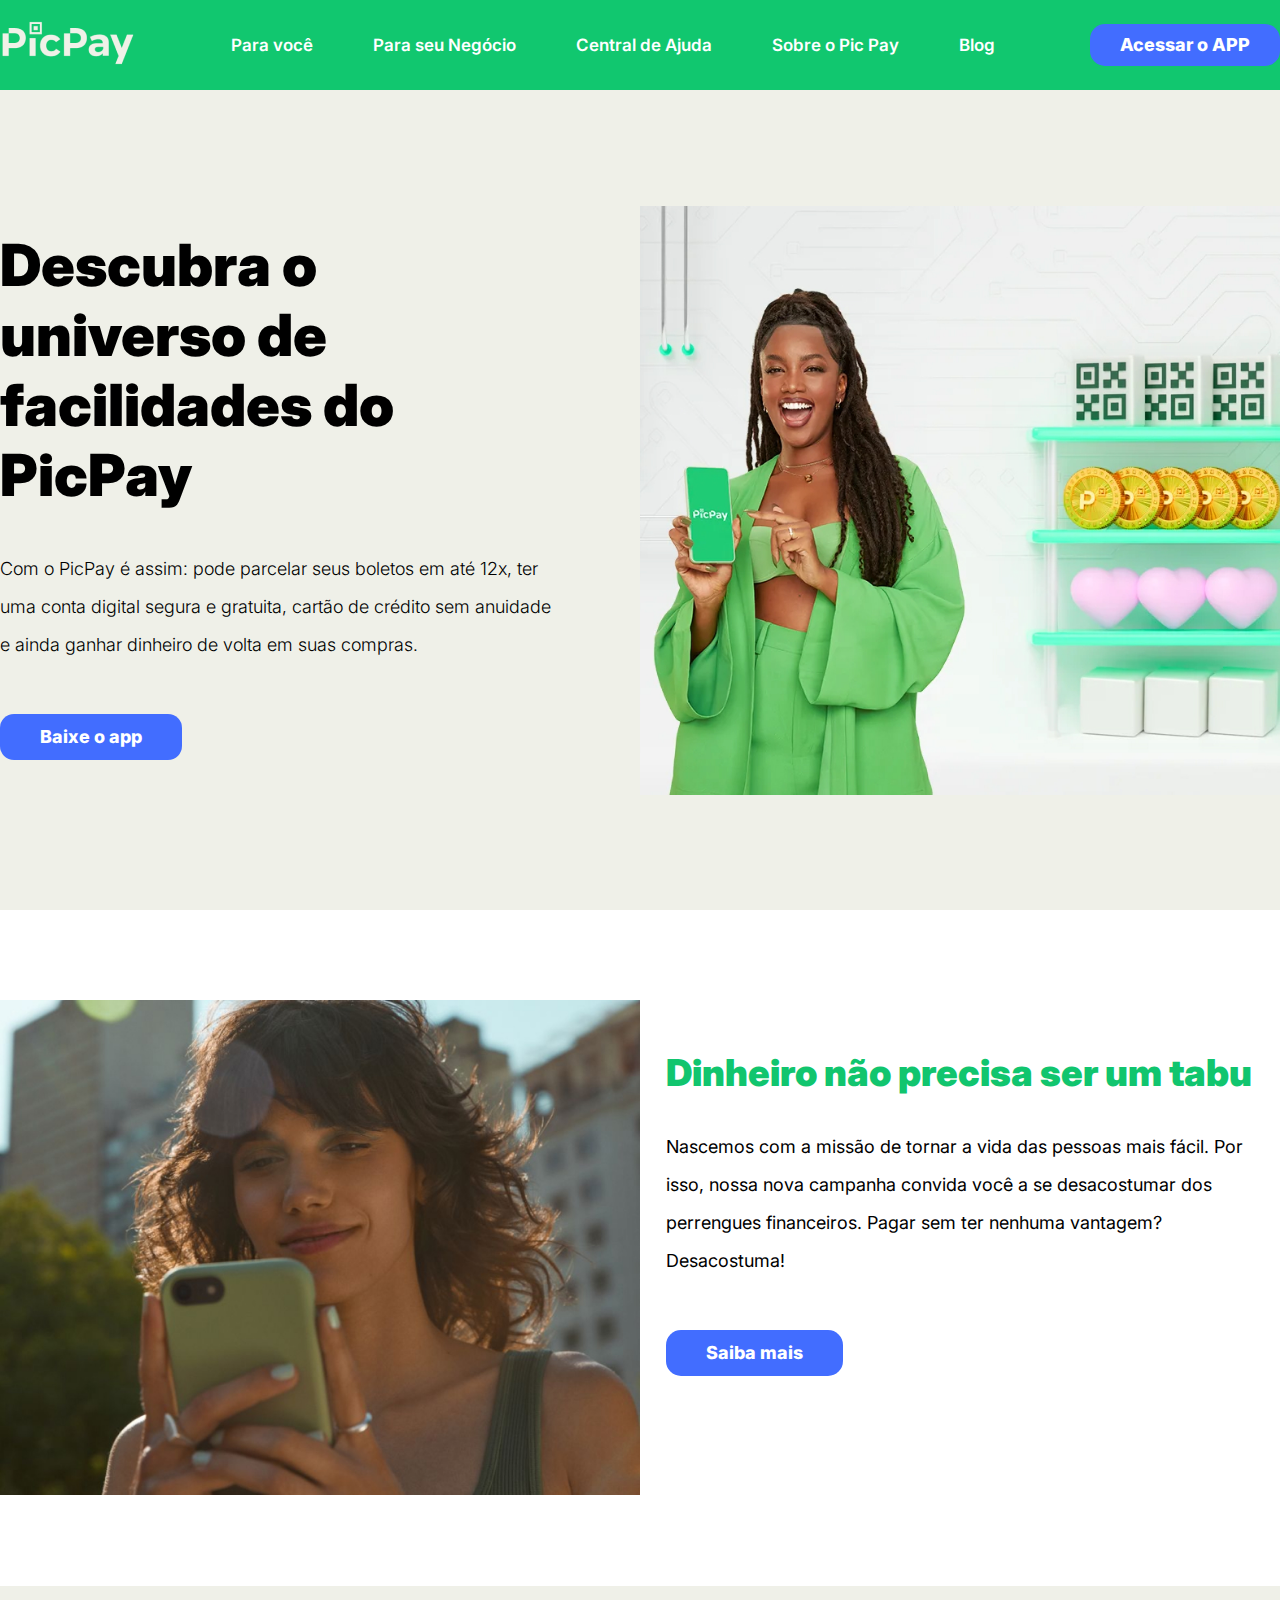
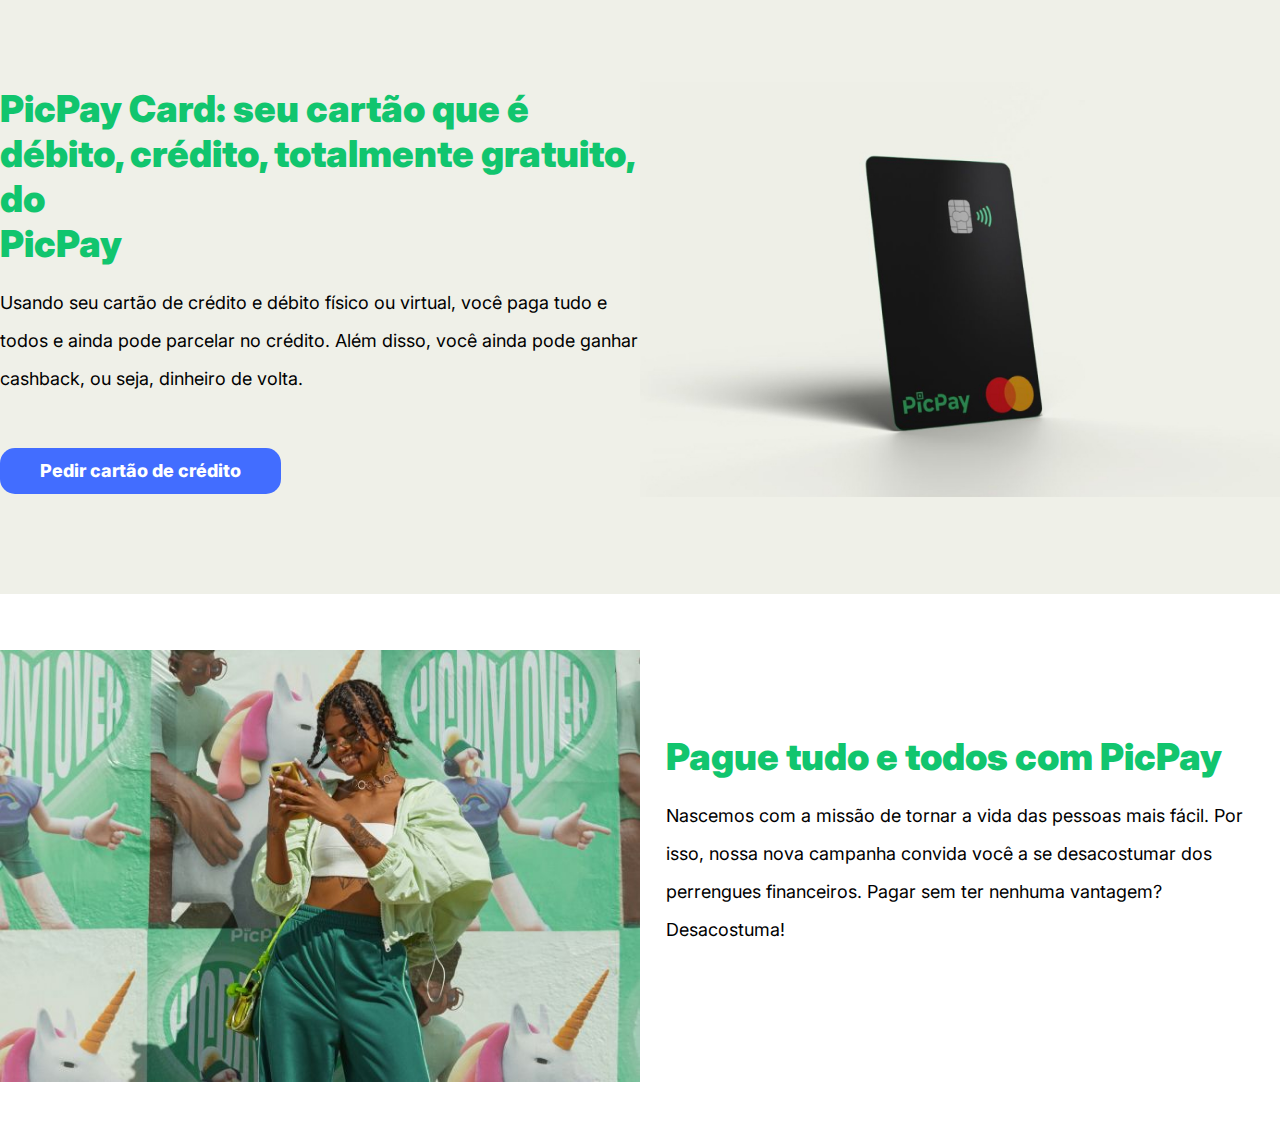
<file: index.html>
<!DOCTYPE html>
<html lang="en">
<head>
    <meta charset="UTF-8">
    <meta http-equiv="X-UA-Compatible" content="IE=edge">
    <meta name="viewport" content="width=device-width, initial-scale=1.0">
    <link rel="stylesheet" href="./style/normalize.css">
    <link rel="stylesheet" href="./style/style.css">
    <link rel="preconnect" href="https://fonts.googleapis.com">
    <link rel="preconnect" href="https://fonts.gstatic.com" crossorigin>
    <link href="https://fonts.googleapis.com/css2?family=Inter:wght@300;400;500;600;700&display=swap" rel="stylesheet">
    <title>PicPay</title>
</head>
<body> 
    <header class="header">
        <div class="container header-container">
            <div class="logo">
                <a href="" class="logo-img">
                    <img src="./img/logo.png" alt="" class="logo-icon">
                </a>
            </div>
            <nav class="nav">
                <ul class="nav-list">
                    <li class="nav-item">
                        <a href="" class="nav-link">Para você</a>
                    </li>
                    <li class="nav-item">
                        <a href="" class="nav-link">Para seu Negócio</a>
                    </li>
                    <li class="nav-item">
                        <a href="" class="nav-link">Central de Ajuda</a>
                    </li>
                    <li class="nav-item">
                        <a href="" class="nav-link">Sobre o Pic Pay</a>
                    </li>
                    <li class="nav-item">
                        <a href="" class="nav-link">Blog</a>
                    </li>
                </ul>
            </nav>
            <a class="btn header-btn" href="./app.html">
                Acessar o APP
            </a>
        </div>
    </header>

    <main>
        <div class="section-descubra">
            <div class="container section-descubra-container">
                <div class="section-descubra-content">
                    <h1 class="descubra-heading">
                        Descubra o universo de facilidades do PicPay
                    </h1>
                    <p class="descubra-description">
                        Com o PicPay é assim: pode parcelar seus boletos em até 12x, ter uma conta digital segura e gratuita, cartão de crédito sem anuidade e ainda ganhar dinheiro de volta em suas compras.
                    </p>
                    <div class="descubra-action">
                        <a href="" class="btn descubra-btn">
                            Baixe o app
                        </a>
                    </div>
                </div>
            </div>
        </div>

        <div class="section-dinheiro">
            <div class="container section-dinheiro-container">
                <div class="dinheiro-content">
                    <h2 class="dinheiro-heading">
                        Dinheiro não precisa ser um tabu
                    </h2>
                    <p class="dinheiro-description">
                        Nascemos com a missão de tornar a vida das pessoas mais fácil. Por isso, nossa nova campanha convida você a se desacostumar dos perrengues financeiros. Pagar sem ter nenhuma vantagem? Desacostuma!
                    </p>
                    <div class="dinheiro-action">
                        <a href="" class="btn dinheiro-btn">Saiba mais</a>
                    </div>
                </div>
            </div>
        </div>

        <section class="section-card">
            <div class="container section-card-container">
                <div class="card-content">
                    <h2 class="card-heading">
                        PicPay Card: seu cartão que é débito, crédito, totalmente gratuito, do <br> PicPay
                    </h2>
                    <p class="card-description">
                        Usando seu cartão de crédito e débito físico ou virtual, você paga tudo e todos e ainda pode parcelar no crédito. Além disso, você ainda pode ganhar cashback, ou seja, dinheiro de volta. 
                    </p>
                    <div class="card-action">
                        <a href="" class="btn card-btn">Pedir cartão de crédito</a>
                    </div>
                </div>
            </div>
        </section>

        <section class="section-pague">
            <div class="container section-pague-container">
                <div class="pague-content">
                    <h2 class="pague-heading">
                        Pague tudo e todos com PicPay
                    </h2>
                    <p class="pague-description">
                        Nascemos com a missão de tornar a vida das pessoas mais fácil. Por isso, nossa nova campanha convida você a se desacostumar dos perrengues financeiros. Pagar sem ter nenhuma vantagem? Desacostuma!
                    </p>
                </div>
            </div>
        </section>
    </main>

</body>
</html>
</file>
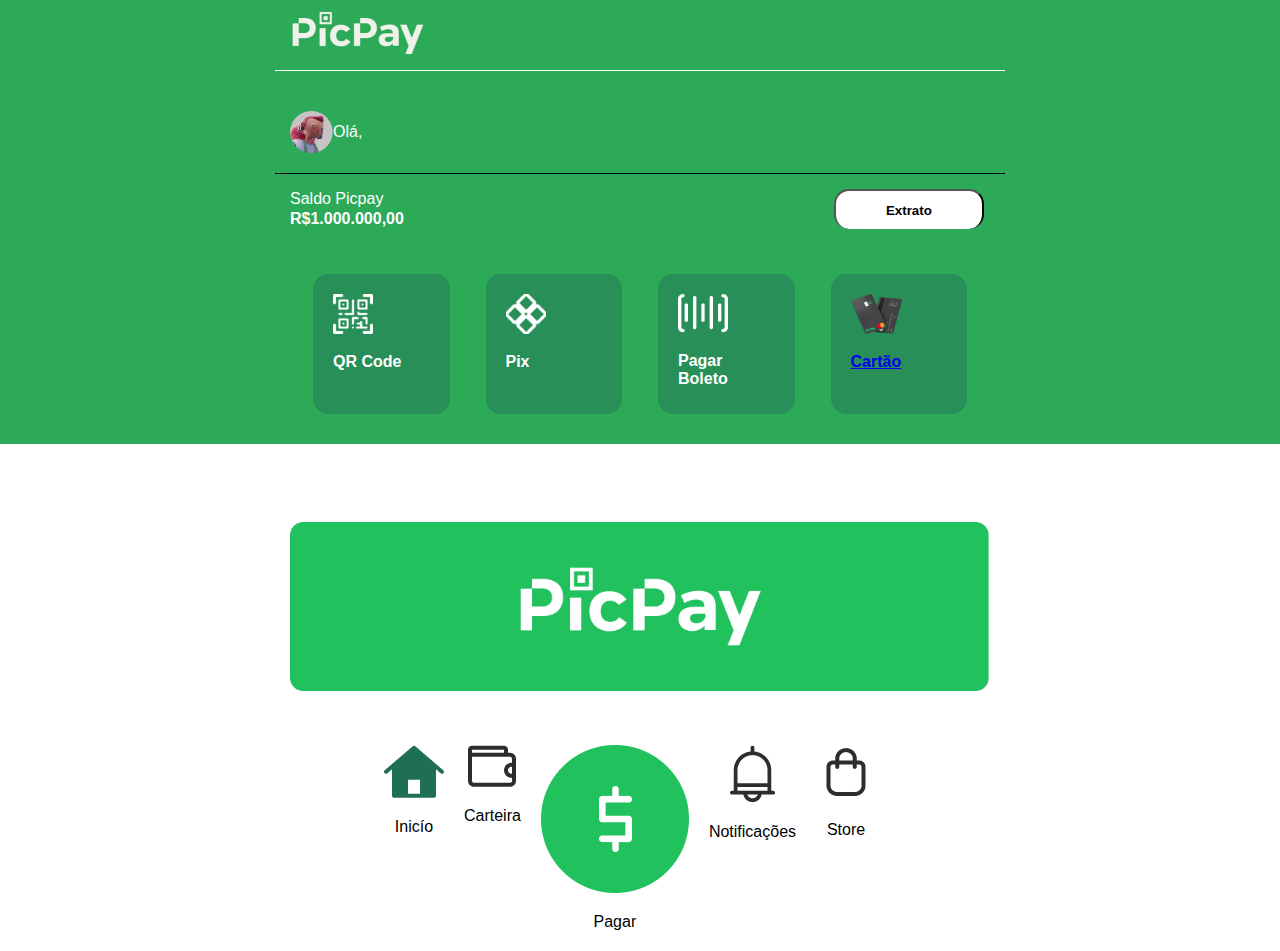
<file: app.html>
<!DOCTYPE html>
<html lang="pt-br">
<head>
    <meta charset="UTF-8">
    <meta http-equiv="X-UA-Compatible" content="IE=edge">
    <link rel="stylesheet" href="./style/app.css">
    <meta name="viewport" content="width=device-width, initial-scale=1.0">
    <link rel="shortcut icon" href="img/picpay-icon.png" type="image/x-icon">
    <title>PicPay</title>
</head>
<body>
    <header>
        <img id="logo-picpro" src="./img/logo.png" alt="Ícone picpro">
    </header>
    <main>
        <section >
                <div id="menudousuario">
                    <img id="imgusuario" src="img/usuario.png" alt="Usuário">
                    <p>Olá, <br> <strong></strong></p>
                </div>
        </section>
        <section >
                <div id="button">
                    <p>Saldo Picpay <br> <strong>R$1.000.000,00</strong></p>
                    <button>Extrato</button>
                </div>
        </section>
        <section >
            <div>
                <ul id="menu">
                    <li>
                        <img class="imgmenu" src="img/qrcode.png" alt="Icone qrcode">
                        <p>QR Code</p>
                    </li>
                    <li>
                        <img class="imgmenu" src="img/pix.png" alt="Icone pix">
                        <p>Pix</p>
                    </li>
                    <li>
                        <img class="imgmenu" src="img/codigo.png" alt="Icone Boleto">
                        <p>Pagar Boleto</p>
                    </li>
                    <li>
                        <a href="./card.html">
                            <img class="imgmenu" src="img/carssss.png" alt="Icone inicio"> <p>Cartão</p>
                        </a>
                    </li>
                </ul>
            </div>
        </section>
        <section id="section2">
            <div id="divmae">
                <div id="Fpagamento">
                    <p>Selecione a forma de pagamento</p>
                </div>
                <div>
                    <img id="imgpicpay" src="img/banner.png" alt="banner PicPay">
                </div>
            </div>
        </section>
    </main>
    <footer>
        <ul>
            <li>
                <img src="img/inicio.png" alt="Icone inicio">
                <p>Inicío</p>
            </li>
            <li>
                <img src="img/carteira-icon.png" alt="Icone Carteira">
                <p>Carteira</p>
            </li>
            <li>
                <img src="img/pagar.png" alt="Icone Pagar"> 
                <p>Pagar</p>
            </li>
            <li>
                <img src="img/notificacao.png" alt="Icone Notificação">
                <p>Notificações</p>
            </li>
            <li>
                <img src="img/bolsa.png" alt="Icone bolsa">
                <p>Store</p>
            </li>
        </ul>
    </footer>
</body>
</html>
</file>
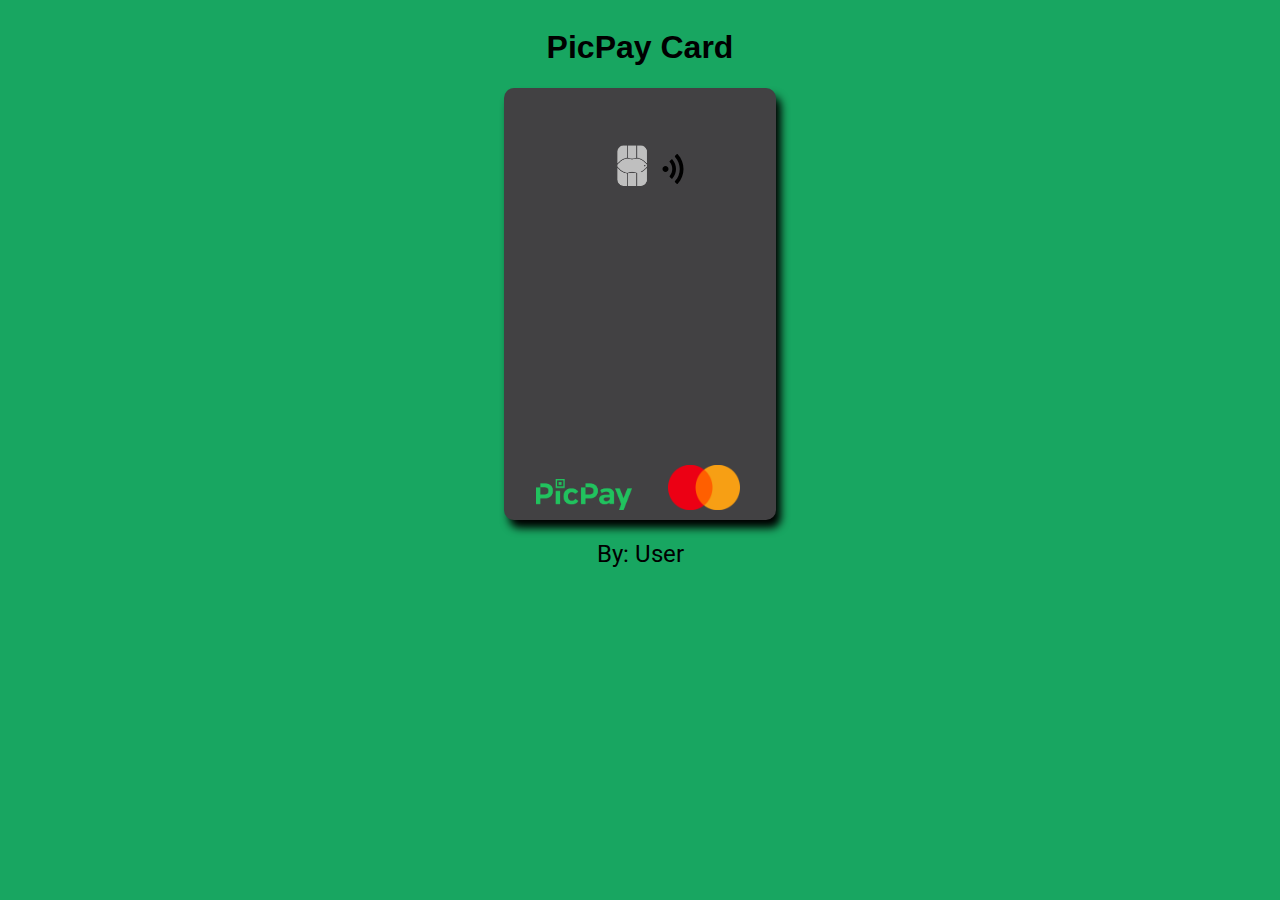
<file: card.html>
<!DOCTYPE html>
<html>
<head>
    <meta charset='utf-8'>
    <meta http-equiv='X-UA-Compatible' content='IE=edge'>
    <title>PicPay Card</title>
    <meta name='viewport' content='width=device-width, initial-scale=1'>
    <link rel='stylesheet' type='text/css' media='screen' href='./style/card.css'>
    <link rel="preconnect" href="https://fonts.googleapis.com">
    <link rel="preconnect" href="https://fonts.gstatic.com" crossorigin>
    <link href="https://fonts.googleapis.com/css2?family=Roboto&display=swap" rel="stylesheet">
    <link rel="shortcut icon" href="/images/favicon-32x32.png" type="image/x-icon">
</head>
<body>
    <h1>PicPay Card</h1>
    <div class="container">
        <div class="content">
            <div class="header">
                <div class="box-images-card">
                    <img src="./img/chip.png" alt="Chip">
                    <svg class=rfid-icon xmlns="http://www.w3.org/2000/svg" viewBox="0 0 640 512"><path d="M634.91 154.88C457.74-8.99 182.19-8.93 5.09 154.88c-6.66 6.16-6.79 16.59-.35 22.98l34.24 33.97c6.14 6.1 16.02 6.23 22.4.38 145.92-133.68 371.3-133.71 517.25 0 6.38 5.85 16.26 5.71 22.4-.38l34.24-33.97c6.43-6.39 6.3-16.82-.36-22.98zM320 352c-35.35 0-64 28.65-64 64s28.65 64 64 64 64-28.65 64-64-28.65-64-64-64zm202.67-83.59c-115.26-101.93-290.21-101.82-405.34 0-6.9 6.1-7.12 16.69-.57 23.15l34.44 33.99c6 5.92 15.66 6.32 22.05.8 83.95-72.57 209.74-72.41 293.49 0 6.39 5.52 16.05 5.13 22.05-.8l34.44-33.99c6.56-6.46 6.33-17.06-.56-23.15z"/></svg>
                </div>
            </div>
        <div class="footer">
            <img src="./img/picpay-logo.png" alt="Logo PicPay">
            <img src="./img/mastercard_logo.png" alt="Logo Mastercard">
        </div>
    </div>
</div>

<h2>By: User</h2>
<script src="./js/script.js"></script>
</body>
</html>
</file>
<file: style/style.css>
* {
    box-sizing: border-box;
}

h1,h2,h3 {
    padding: 0;
    margin: 0;
}

body {
    font-family: 'Inter', sans-serif;
}

a {
    text-decoration: none;
}

a:focus {
    outline: 3px solid rgba(0, 0, 255, .3);
}

ul {
    margin: 0;
    padding: 0;
    list-style: none;
}

img{
    max-width: 100%;
}

.container {
    max-width: 1400px;
    margin-right: auto;
    margin-left: auto;
}

.btn {
    display: inline-block;
    padding: 12px 30px;
    font-size: 18px;
    line-height: 1;
    font-weight: 800;
    color: #fff;
    background-color: #426DFF;
    border-radius: 15px;
    transition: background-color .3s ease;
    cursor: pointer;
}

.btn:hover {
    background-color:blue;
}


/* Header */

.header {
    height: 90px;
    background-color: #11C76F;
}

.header-container {
    display: flex;
    align-items: center;
    justify-content: space-between;
    height: 100%;
}

.nav-list {
    display: flex;
    margin: 0 auto;
}

.nav-item {
    font-size: 17px;
    line-height: 1;
    font-weight: 600;
}



.nav-link {
    font-size: 17px;
    line-height: 1;
    font-weight: 600;
    color: #fff;
    transition: color .3s linear;
}

.nav-link:hover{
    color: blue;
}

.nav-item:not(:last-child) {
    margin-right: 60px;
}


.header-btn {
    padding: 12px 30px;

}


/* Descubra */

.section-descubra {
    background: url(./../img/women1.jpg) right center no-repeat #EFF0E8 ;
    background-size: 50% auto;
}

.section-descubra-container {

    padding-top: 140px;
    padding-bottom: 150px;
}

.section-descubra-content {
    max-width: 44%;
}

.descubra-heading {
    font-size: 58px;
    line-height: 70px;
    font-weight: 900;
    margin-bottom: 40px;
}

.descubra-description {
    font-size: 18px;
    line-height: 38px;
    font-weight: 300;
    margin-bottom: 50px;
}

.descubra-btn {
    padding: 14px 40px;
    border-radius: 14px;
}


/* Dinheiro */

.section-dinheiro {
    background: url(./../img/women2.jpg) left center no-repeat #fff;
    background-size: 50% auto;
}

.section-dinheiro-container {
    padding-top: 140px;
    padding-bottom: 210px;
}

.dinheiro-content {
    padding-left: 52%;
}

.dinheiro-heading {
    font-size: 37px;
    line-height: 45px;
    font-weight: 900;
    color: #11C56E;
    padding-bottom: 15px;
}

.dinheiro-description {
    font-size: 18px;
    line-height: 38px;
    margin-bottom: 50px;
}

.dinheiro-btn {
    padding: 14px 40px;
}


/* card */

.section-card {
    background: url(./../img/card.jpg) right center no-repeat #EFF0E8;
    background-size: 50% auto;
}

.section-card-container {
    padding-top: 100px;
    padding-bottom: 100px;
}

.card-content {
    max-width: 50%;
}

.card-heading {
    font-size: 37px;
    line-height: 45px;
    font-weight: 900;
    color: #11C56E;
    margin-bottom: 10px;
}

.card-description {
    font-size: 18px;
    line-height: 38px;
    margin-bottom: 50px;
}

.card-btn {
    padding: 14px 40px;
}


/* Pague */

.section-pague {
    background: url(./../img/image\ 6.jpg) left center no-repeat #fff;
    background-size: 50% auto;
}

.pague-content {
    padding-left: 52%;
}

.section-pague-container {
    padding-top: 140px;
    padding-bottom: 170px;
}

.pague-heading {
    font-size: 37px;
    line-height: 45px;
    font-weight: 900;
    color: #11C56E;
    margin-bottom: 10px;
}


.pague-description {
    font-size: 18px;
    line-height: 38px;
    
}
</file>
<file: style/app.css>
@charset "UTF-8" ;

:root {
    --cor0:#fff;
    --cor1:#2caa58;
    --cor2:#268C67;
    --cor3:#2273557a;
}

* {
    margin: 0px;
    padding: 0px;
}

body {

    background-color: var(--cor1);
    font-family: Arial, Helvetica, sans-serif;
}

header {
    max-width: 700px;
    margin: auto;
    padding: 10px 0px ;   
}

main {
    font-family: Arial, Helvetica, sans-serif;
    color: var(--cor0);

}
section {
    margin: auto;
}
section div {
    max-width: 700px;
    margin: auto;
    padding: 15px;
    
}

#menudousuario {
    padding: 40px 15px 20px 15px;
    display:flex ;
    align-items: center;
    border-bottom: 1px solid black;
    border-top: 1.5px solid var(--cor0) ;
}

#imgusuario {
    max-width: 43px;
    max-height: 43px;
}

#button {
    display: flex; 
}

div > button {
    width: 150px;
    height: 40px;
    font-weight: 900;
    background-color: #fff;
    margin-left: 430px;
    border-radius: 15px;
    border-bottom-style: none;
}
#button > p {
    line-height: 1.2em;
}

#menu {
    display: flex;
    list-style-type: none;
    font-weight: bold;
    padding: 5px;
}
div > #menu > li {
    background-color: var(--cor3);
    width: 100px;
    height: 100px;
    padding: 20px;
    margin: 10px 18px;
    border-radius: 15px;
}
#menu li:hover {
    background-color: #21cc63;
    color: black;
}

.imgmenu {
    max-width: 40px;
    max-height: 40px;
    padding-bottom: 15px;
}

section#section2 {
    background-color: var(--cor0);
    width: 100%;
    
}

#divmae {
    max-width: 800px;
    margin: auto;
}

footer {
    display: flex;
    justify-content: center;
    align-items: center;
    background-color: var(--cor0);
    padding: 20px;
}

footer ul {
    list-style-type: none;
    padding: 0;
    margin: 0;
    display: flex;
}

footer ul li {
    display: flex;
    flex-direction: column;
    align-items: center;
    margin-right: 20px; /* Ajuste o espaçamento entre os itens na lista */
}

footer ul li img {
    margin-bottom: 10px; /* Ajuste o espaçamento entre as imagens */
}

footer p {
    margin-top: 10px; /* Ajuste o espaçamento acima do texto "Feito por" */
}

#imgpicpay {
    max-width: 100%; /* Para garantir que a imagem se ajuste ao contêiner */
    height: auto; /* Para manter a proporção da imagem */
}

#menu li img.imgmenu {
    max-width: 100%; /* Para garantir que as imagens dentro da lista se ajustem ao contêiner */
    height: auto; /* Para manter a proporção das imagens */
}
</file>
<file: style/card.css>
body{
    background-color:#18A661;
    font-family: Arial, Helvetica, sans-serif;
    display:flex;
    flex-direction: column;
    align-items: center;
}

.container{
    background-color: #424143;
    padding:1em;
    border-radius: 10px;
    width: 15em;
    height: 25em;
    box-shadow: 5px 8px 8px #000;
}

img[alt='Logo Mastercard']{
    width:30%;
}

img[alt='Logo PicPay']{
    width:40%;
}

img[alt=Chip]{
    transform: rotate(90deg);
    width:30%;
    margin-right: -18px;
    width: 80px;
}

img[alt=RFID]{
    transform: rotate(90deg);
}

.content{
    display: flex;
    align-items: center;
    justify-content: space-between;
    flex-direction: column;
    height: 100%;
}

.box-images-card{
    margin-top: 35px;
}

.rfid-icon{
    transform: rotate(90deg);
    width:30px;
    margin-bottom: 11px;
}
.footer img{
    margin:-10px 16px;
}
h2{
    font-family: 'Roboto', sans-serif;
    font-weight: 400;
}
</file>
